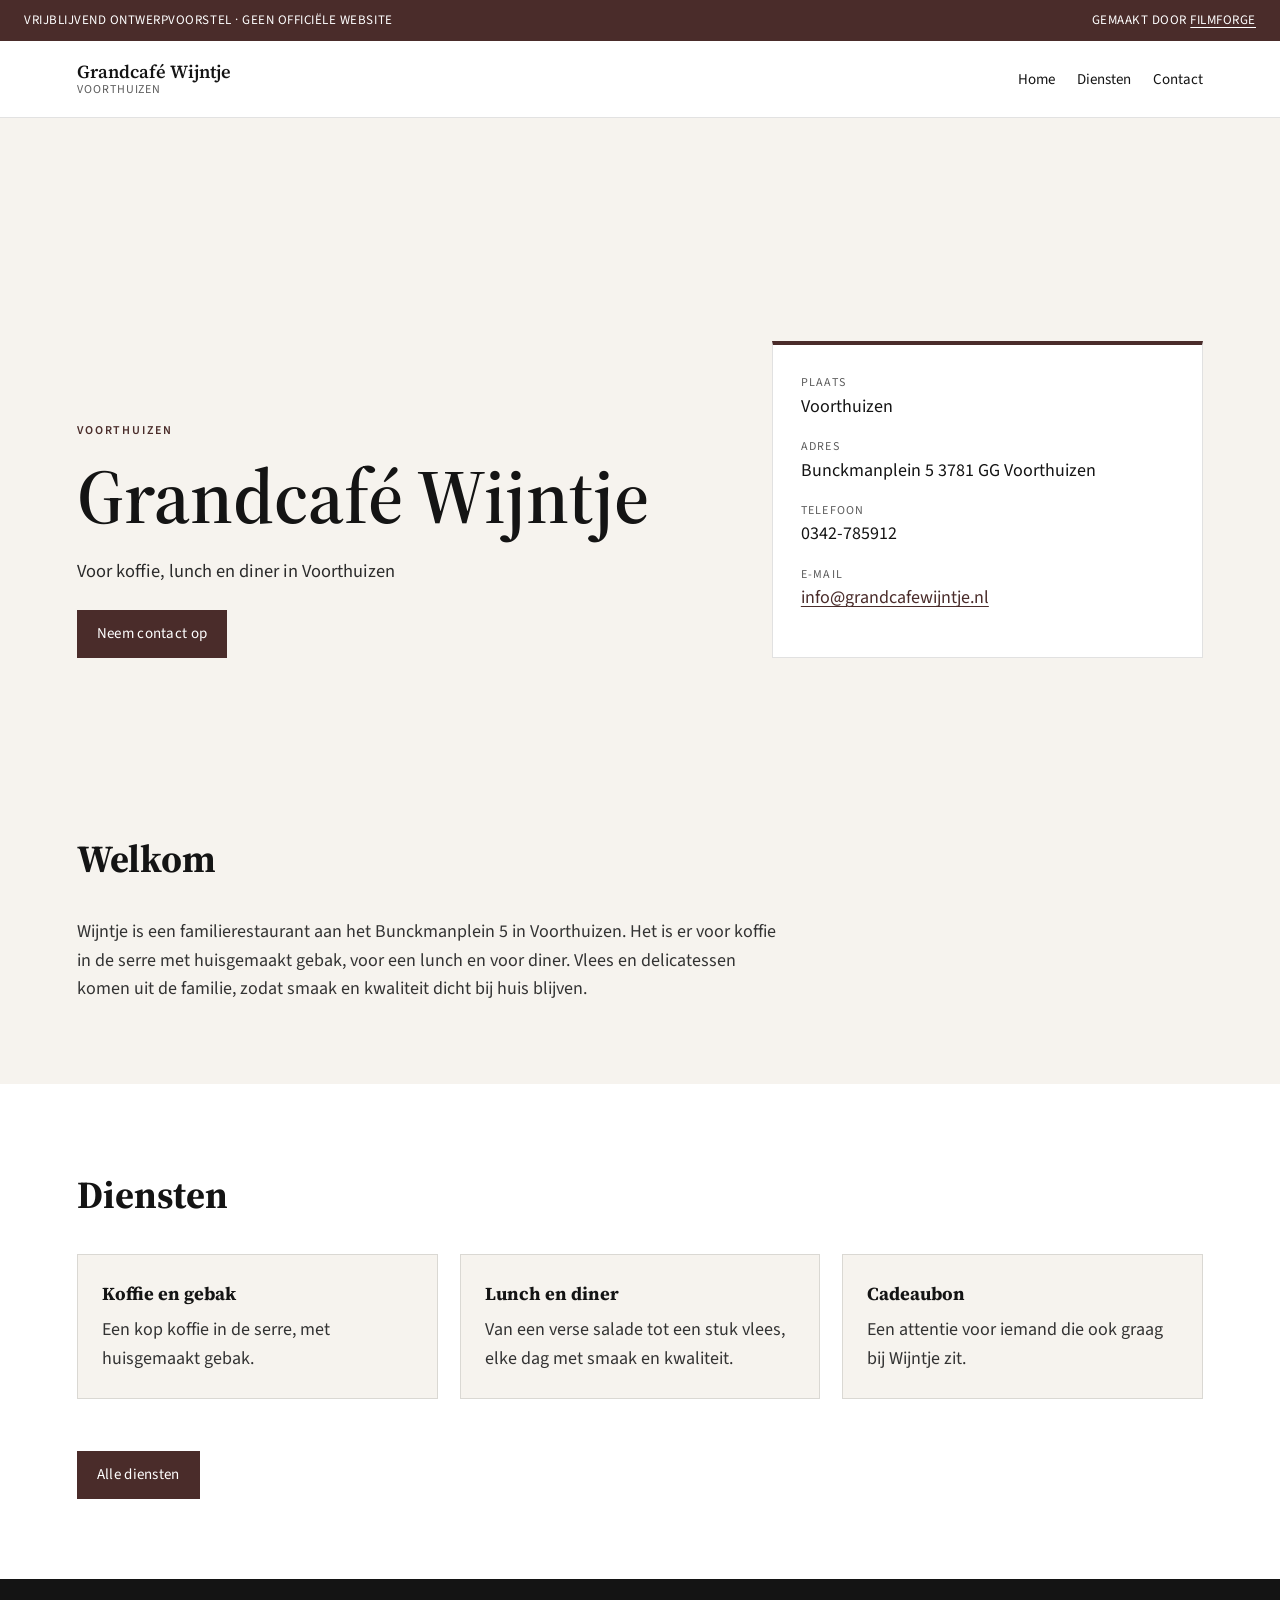
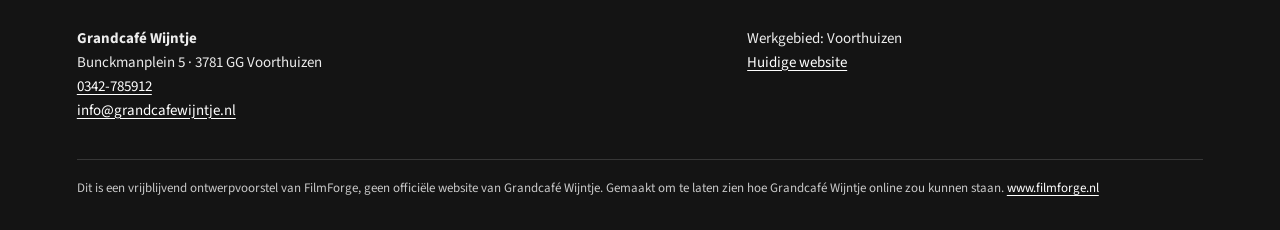
<file: index.html>
<!doctype html>
<html lang="nl">
<head>
<meta charset="utf-8">
<meta name="viewport" content="width=device-width, initial-scale=1">
<meta name="robots" content="noindex, nofollow">
<title>Grandcafé Wijntje · Voorthuizen</title>
<meta name="description" content="Grandcafé Wijntje in Voorthuizen — vrijblijvend ontwerpvoorstel van FilmForge.">
<link rel="preconnect" href="https://fonts.googleapis.com">
<link rel="preconnect" href="https://fonts.gstatic.com" crossorigin>
<link href="https://fonts.googleapis.com/css2?family=Source+Sans+3:wght@400;600&family=Source+Serif+4:opsz,wght@8..60,500;8..60,600&display=swap" rel="stylesheet">
<link rel="stylesheet" href="style.css">
</head>
<body>
<div class="ff-banner">
  <span>Vrijblijvend ontwerpvoorstel · geen officiële website</span>
  <span>Gemaakt door <a href="https://www.filmforge.nl" rel="noopener">FilmForge</a></span>
</div>
<header class="nav">
  <a class="brand" href="index.html">Grandcafé Wijntje<small>Voorthuizen</small></a>
  <nav>
    <ul>
      <li><a href="index.html" aria-current="page">Home</a></li>
      <li><a href="diensten.html">Diensten</a></li>
      <li><a href="contact.html">Contact</a></li>
    </ul>
  </nav>
</header>

<section class="hero">
  <div>
    <p class="eyebrow">Voorthuizen</p>
    <h1>Grandcafé Wijntje</h1>
    <p class="lede">Voor koffie, lunch en diner in Voorthuizen</p>
    <a class="cta" href="contact.html">Neem contact op</a>
  </div>
  
    <aside class="hero-aside">
      <dl>
        <dt>Plaats</dt><dd>Voorthuizen</dd>
        <dt>Adres</dt><dd>Bunckmanplein 5 3781 GG Voorthuizen</dd>
        <dt>Telefoon</dt><dd>0342-785912</dd>
        <dt>E-mail</dt><dd><a href="mailto:info@grandcafewijntje.nl">info@grandcafewijntje.nl</a></dd>
      </dl>
    </aside>
</section>
<section class="section">
  <div class="prose">
    <h2>Welkom</h2>
    <p>Wijntje is een familierestaurant aan het Bunckmanplein 5 in Voorthuizen. Het is er voor koffie in de serre met huisgemaakt gebak, voor een lunch en voor diner. Vlees en delicatessen komen uit de familie, zodat smaak en kwaliteit dicht bij huis blijven.</p>
  </div>
</section>
<section class="section alt">
  <h2>Diensten</h2>
  <div class="grid"><article class="card"><h3>Koffie en gebak</h3><p>Een kop koffie in de serre, met huisgemaakt gebak.</p></article>
<article class="card"><h3>Lunch en diner</h3><p>Van een verse salade tot een stuk vlees, elke dag met smaak en kwaliteit.</p></article>
<article class="card"><h3>Cadeaubon</h3><p>Een attentie voor iemand die ook graag bij Wijntje zit.</p></article></div>
  <p style="margin-top:28px"><a class="cta" href="diensten.html">Alle diensten</a></p>
</section>

<footer class="site">
  <div class="footer-grid">
    <div>
      <strong>Grandcafé Wijntje</strong>
      <p>Bunckmanplein 5 · 3781 GG Voorthuizen</p>
      <p><a href="tel:0342-785912">0342-785912</a></p>
      <p><a href="mailto:info@grandcafewijntje.nl">info@grandcafewijntje.nl</a></p>
    </div>
    <div>
      <p>Werkgebied: Voorthuizen</p>
      <p><a href="https://www.grandcafewijntje.nl/">Huidige website</a></p>
    </div>
  </div>
  <p class="ff-note">Dit is een vrijblijvend ontwerpvoorstel van FilmForge, geen officiële website van Grandcafé Wijntje. Gemaakt om te laten zien hoe Grandcafé Wijntje online zou kunnen staan. <a href="https://www.filmforge.nl">www.filmforge.nl</a></p>
</footer>
</body>
</html>
</file>
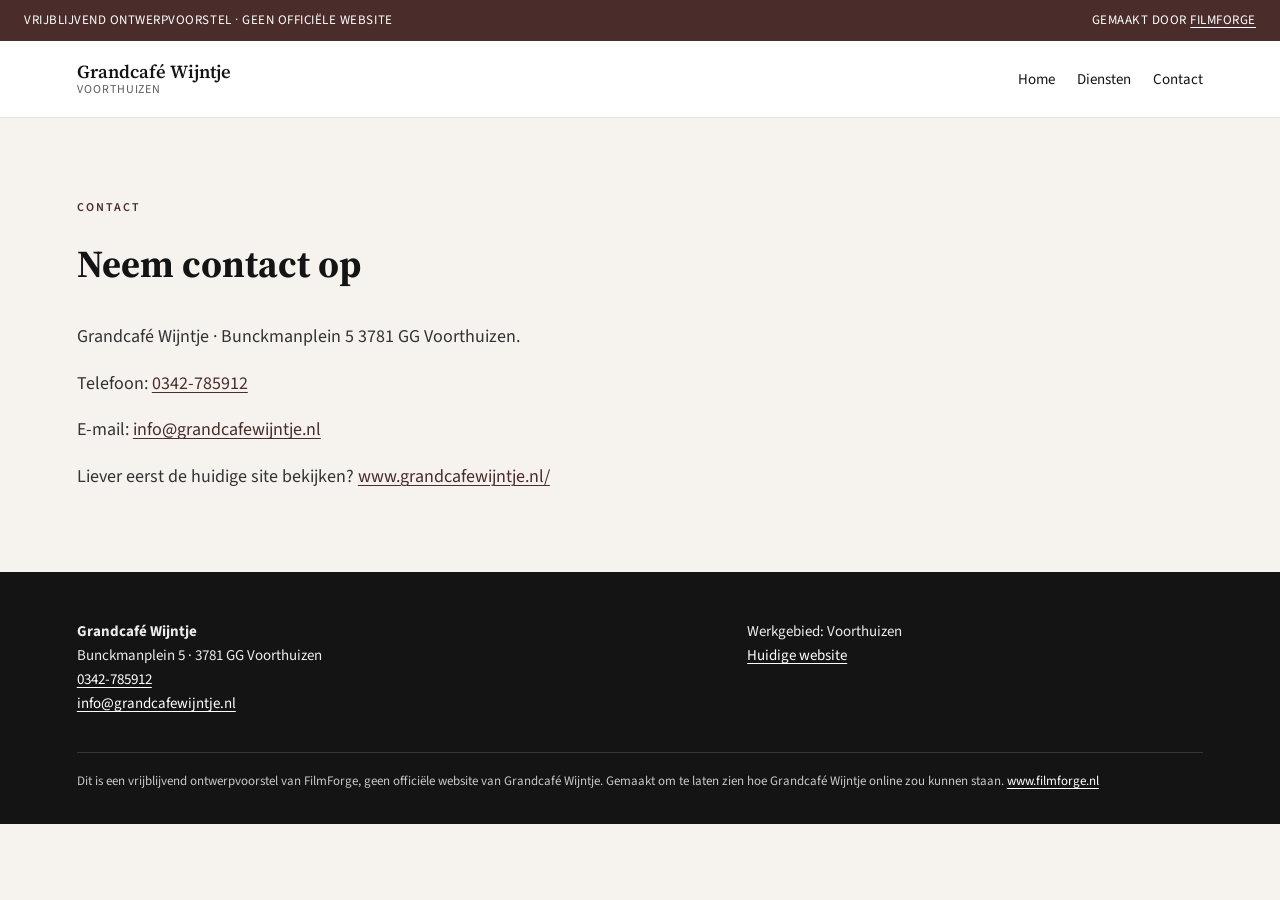
<file: contact.html>
<!doctype html>
<html lang="nl">
<head>
<meta charset="utf-8">
<meta name="viewport" content="width=device-width, initial-scale=1">
<meta name="robots" content="noindex, nofollow">
<title>Contact · Grandcafé Wijntje</title>
<meta name="description" content="Grandcafé Wijntje in Voorthuizen — vrijblijvend ontwerpvoorstel van FilmForge.">
<link rel="preconnect" href="https://fonts.googleapis.com">
<link rel="preconnect" href="https://fonts.gstatic.com" crossorigin>
<link href="https://fonts.googleapis.com/css2?family=Source+Sans+3:wght@400;600&family=Source+Serif+4:opsz,wght@8..60,500;8..60,600&display=swap" rel="stylesheet">
<link rel="stylesheet" href="style.css">
</head>
<body>
<div class="ff-banner">
  <span>Vrijblijvend ontwerpvoorstel · geen officiële website</span>
  <span>Gemaakt door <a href="https://www.filmforge.nl" rel="noopener">FilmForge</a></span>
</div>
<header class="nav">
  <a class="brand" href="index.html">Grandcafé Wijntje<small>Voorthuizen</small></a>
  <nav>
    <ul>
      <li><a href="index.html">Home</a></li>
      <li><a href="diensten.html">Diensten</a></li>
      <li><a href="contact.html" aria-current="page">Contact</a></li>
    </ul>
  </nav>
</header>

<section class="section">
  <p class="eyebrow">Contact</p>
  <h2>Neem contact op</h2>
  <div class="prose">
    <p>Grandcafé Wijntje · Bunckmanplein 5 3781 GG Voorthuizen.</p>
    <p>Telefoon: <a href='tel:0342-785912'>0342-785912</a></p>
    <p>E-mail: <a href="mailto:info@grandcafewijntje.nl">info@grandcafewijntje.nl</a></p>
    
    <p>Liever eerst de huidige site bekijken? <a href="https://www.grandcafewijntje.nl/">www.grandcafewijntje.nl/</a></p>
  </div>
</section>

<footer class="site">
  <div class="footer-grid">
    <div>
      <strong>Grandcafé Wijntje</strong>
      <p>Bunckmanplein 5 · 3781 GG Voorthuizen</p>
      <p><a href="tel:0342-785912">0342-785912</a></p>
      <p><a href="mailto:info@grandcafewijntje.nl">info@grandcafewijntje.nl</a></p>
    </div>
    <div>
      <p>Werkgebied: Voorthuizen</p>
      <p><a href="https://www.grandcafewijntje.nl/">Huidige website</a></p>
    </div>
  </div>
  <p class="ff-note">Dit is een vrijblijvend ontwerpvoorstel van FilmForge, geen officiële website van Grandcafé Wijntje. Gemaakt om te laten zien hoe Grandcafé Wijntje online zou kunnen staan. <a href="https://www.filmforge.nl">www.filmforge.nl</a></p>
</footer>
</body>
</html>
</file>
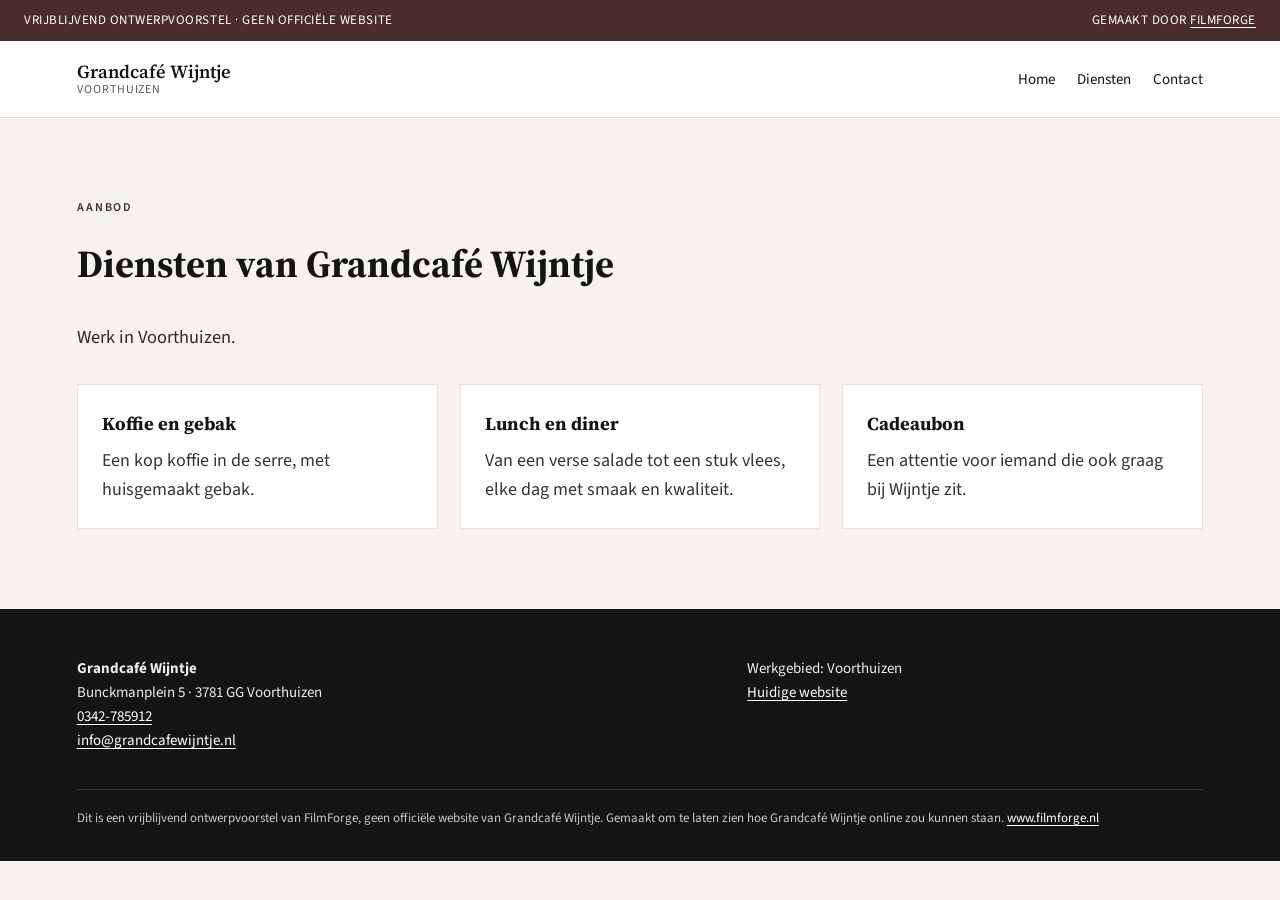
<file: diensten.html>
<!doctype html>
<html lang="nl">
<head>
<meta charset="utf-8">
<meta name="viewport" content="width=device-width, initial-scale=1">
<meta name="robots" content="noindex, nofollow">
<title>Diensten · Grandcafé Wijntje</title>
<meta name="description" content="Grandcafé Wijntje in Voorthuizen — vrijblijvend ontwerpvoorstel van FilmForge.">
<link rel="preconnect" href="https://fonts.googleapis.com">
<link rel="preconnect" href="https://fonts.gstatic.com" crossorigin>
<link href="https://fonts.googleapis.com/css2?family=Source+Sans+3:wght@400;600&family=Source+Serif+4:opsz,wght@8..60,500;8..60,600&display=swap" rel="stylesheet">
<link rel="stylesheet" href="style.css">
</head>
<body>
<div class="ff-banner">
  <span>Vrijblijvend ontwerpvoorstel · geen officiële website</span>
  <span>Gemaakt door <a href="https://www.filmforge.nl" rel="noopener">FilmForge</a></span>
</div>
<header class="nav">
  <a class="brand" href="index.html">Grandcafé Wijntje<small>Voorthuizen</small></a>
  <nav>
    <ul>
      <li><a href="index.html">Home</a></li>
      <li><a href="diensten.html" aria-current="page">Diensten</a></li>
      <li><a href="contact.html">Contact</a></li>
    </ul>
  </nav>
</header>

<section class="section">
  <p class="eyebrow">Aanbod</p>
  <h2>Diensten van Grandcafé Wijntje</h2>
  <p class="lede" style="margin-bottom:32px">Werk in Voorthuizen.</p>
  <div class="grid"><article class="card"><h3>Koffie en gebak</h3><p>Een kop koffie in de serre, met huisgemaakt gebak.</p></article>
<article class="card"><h3>Lunch en diner</h3><p>Van een verse salade tot een stuk vlees, elke dag met smaak en kwaliteit.</p></article>
<article class="card"><h3>Cadeaubon</h3><p>Een attentie voor iemand die ook graag bij Wijntje zit.</p></article></div>
</section>

<footer class="site">
  <div class="footer-grid">
    <div>
      <strong>Grandcafé Wijntje</strong>
      <p>Bunckmanplein 5 · 3781 GG Voorthuizen</p>
      <p><a href="tel:0342-785912">0342-785912</a></p>
      <p><a href="mailto:info@grandcafewijntje.nl">info@grandcafewijntje.nl</a></p>
    </div>
    <div>
      <p>Werkgebied: Voorthuizen</p>
      <p><a href="https://www.grandcafewijntje.nl/">Huidige website</a></p>
    </div>
  </div>
  <p class="ff-note">Dit is een vrijblijvend ontwerpvoorstel van FilmForge, geen officiële website van Grandcafé Wijntje. Gemaakt om te laten zien hoe Grandcafé Wijntje online zou kunnen staan. <a href="https://www.filmforge.nl">www.filmforge.nl</a></p>
</footer>
</body>
</html>
</file>
<file: style.css>
:root {
  --ink: #141414;
  --muted: #5c5c5c;
  --paper: #f6f3ee;
  --card: #ffffff;
  --accent: #4a2c2a;
  --accent-2: #4a2c2a2;
  --line: rgba(20,20,20,.12);
}
* { box-sizing: border-box; margin: 0; padding: 0; }
html { scroll-behavior: smooth; }
body {
  font-family: "Source Sans 3", "Segoe UI", sans-serif;
  color: var(--ink);
  background: var(--paper);
  line-height: 1.6;
  font-size: 18px;
}
a { color: var(--accent); text-decoration-thickness: 1px; text-underline-offset: 3px; }
img { max-width: 100%; }
.ff-banner {
  background: var(--accent);
  color: #fff;
  font-size: 13px;
  letter-spacing: .04em;
  text-transform: uppercase;
  padding: 10px 24px;
  display: flex;
  justify-content: space-between;
  gap: 16px;
  flex-wrap: wrap;
}
.ff-banner a { color: #fff; }
header.nav {
  display: flex;
  align-items: center;
  justify-content: space-between;
  gap: 24px;
  padding: 20px 6vw;
  border-bottom: 1px solid var(--line);
  background: var(--card);
  position: sticky;
  top: 0;
  z-index: 10;
}
.brand {
  font-family: "Source Serif 4", Georgia, serif;
  font-weight: 600;
  font-size: 1.15rem;
  color: var(--ink);
  text-decoration: none;
  line-height: 1.2;
}
.brand small { display: block; font-family: "Source Sans 3", sans-serif; font-weight: 400; font-size: 12px; letter-spacing: .08em; text-transform: uppercase; color: var(--muted); }
nav ul { display: flex; gap: 22px; list-style: none; flex-wrap: wrap; }
nav a { color: var(--ink); text-decoration: none; font-size: 15px; }
nav a:hover { color: var(--accent); }
.hero {
  padding: 12vh 6vw 10vh;
  display: grid;
  grid-template-columns: 1.2fr .8fr;
  gap: 48px;
  align-items: end;
  background:
    linear-gradient(120deg, rgba(255,255,255,.7), transparent 40%),
    radial-gradient(circle at 90% 10%, var(--accent-2), transparent 42%),
    radial-gradient(circle at 0% 100%, var(--accent), transparent 50%),
    var(--paper);
  min-height: 70vh;
}
.eyebrow { text-transform: uppercase; letter-spacing: .16em; font-size: 12px; color: var(--accent); font-weight: 600; margin-bottom: 16px; }
h1 {
  font-family: "Source Serif 4", Georgia, serif;
  font-size: clamp(2.4rem, 6vw, 5rem);
  line-height: 1.05;
  font-weight: 600;
  margin-bottom: 20px;
}
.lede { font-size: 1.15rem; max-width: 38rem; color: #2b2b2b; }
.hero-aside {
  background: var(--card);
  padding: 28px;
  border: 1px solid var(--line);
  border-top: 4px solid var(--accent);
}
.hero-aside dt { font-size: 12px; text-transform: uppercase; letter-spacing: .1em; color: var(--muted); }
.hero-aside dd { margin: 0 0 16px; }
.section { padding: 80px 6vw; }
.section.alt { background: var(--card); }
.section h2 {
  font-family: "Source Serif 4", Georgia, serif;
  font-size: clamp(1.8rem, 3vw, 2.6rem);
  margin-bottom: 28px;
}
.grid {
  display: grid;
  grid-template-columns: repeat(auto-fit, minmax(240px, 1fr));
  gap: 22px;
}
.card {
  background: var(--card);
  border: 1px solid var(--line);
  padding: 24px;
}
.section.alt .card { background: var(--paper); }
.card h3 { font-size: 1.15rem; margin-bottom: 8px; font-family: "Source Serif 4", Georgia, serif; }
.card p, .prose p { color: #333; }
.prose { max-width: 44rem; }
.prose p + p { margin-top: 1em; }
.cta {
  display: inline-block;
  margin-top: 24px;
  background: var(--accent);
  color: #fff;
  text-decoration: none;
  padding: 12px 20px;
  font-size: 15px;
  letter-spacing: .02em;
}
.cta:hover { filter: brightness(1.08); }
footer.site {
  padding: 48px 6vw 32px;
  background: var(--ink);
  color: #ececec;
  font-size: 15px;
}
footer.site a { color: #fff; }
.footer-grid { display: grid; grid-template-columns: 1.4fr 1fr; gap: 32px; margin-bottom: 36px; }
.ff-note {
  border-top: 1px solid rgba(255,255,255,.15);
  padding-top: 18px;
  font-size: 13px;
  color: #c8c8c8;
}
@media (max-width: 800px) {
  .hero, .footer-grid { grid-template-columns: 1fr; }
  header.nav { flex-direction: column; align-items: flex-start; }
}
</file>
